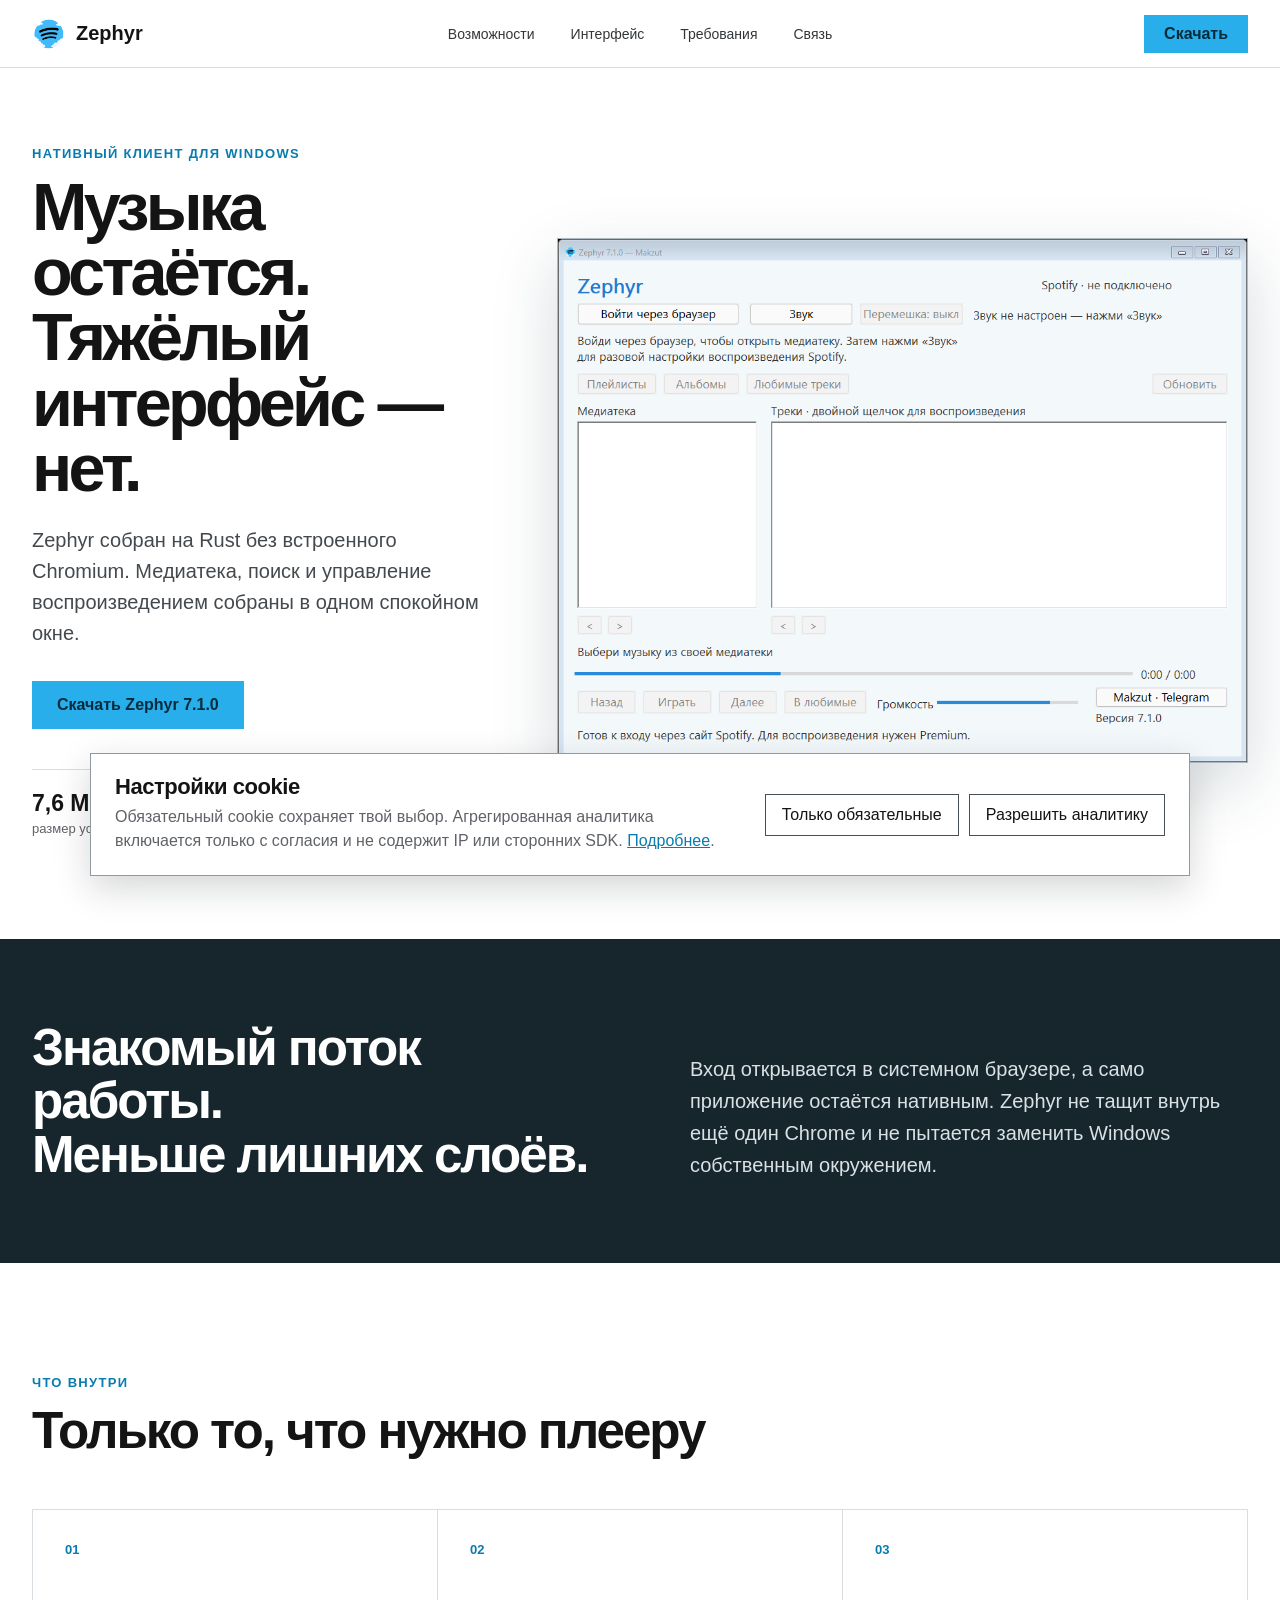
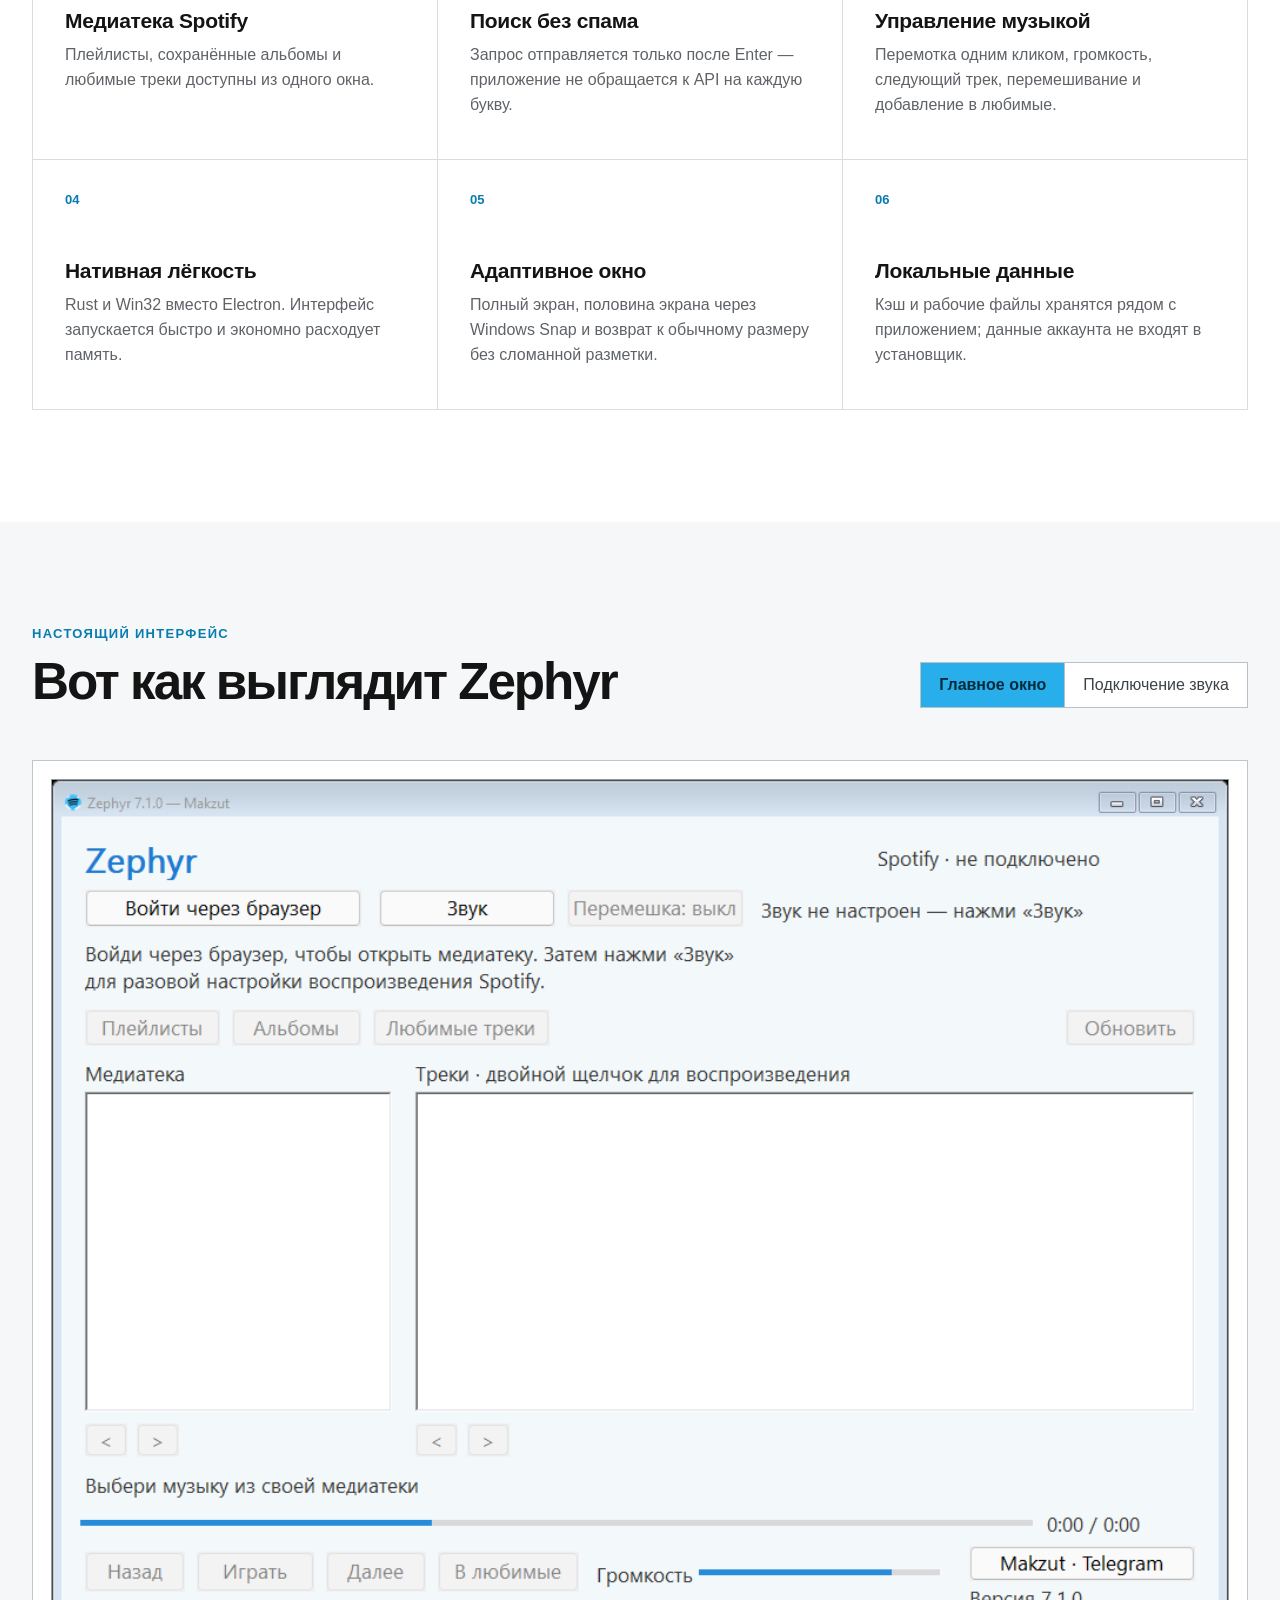
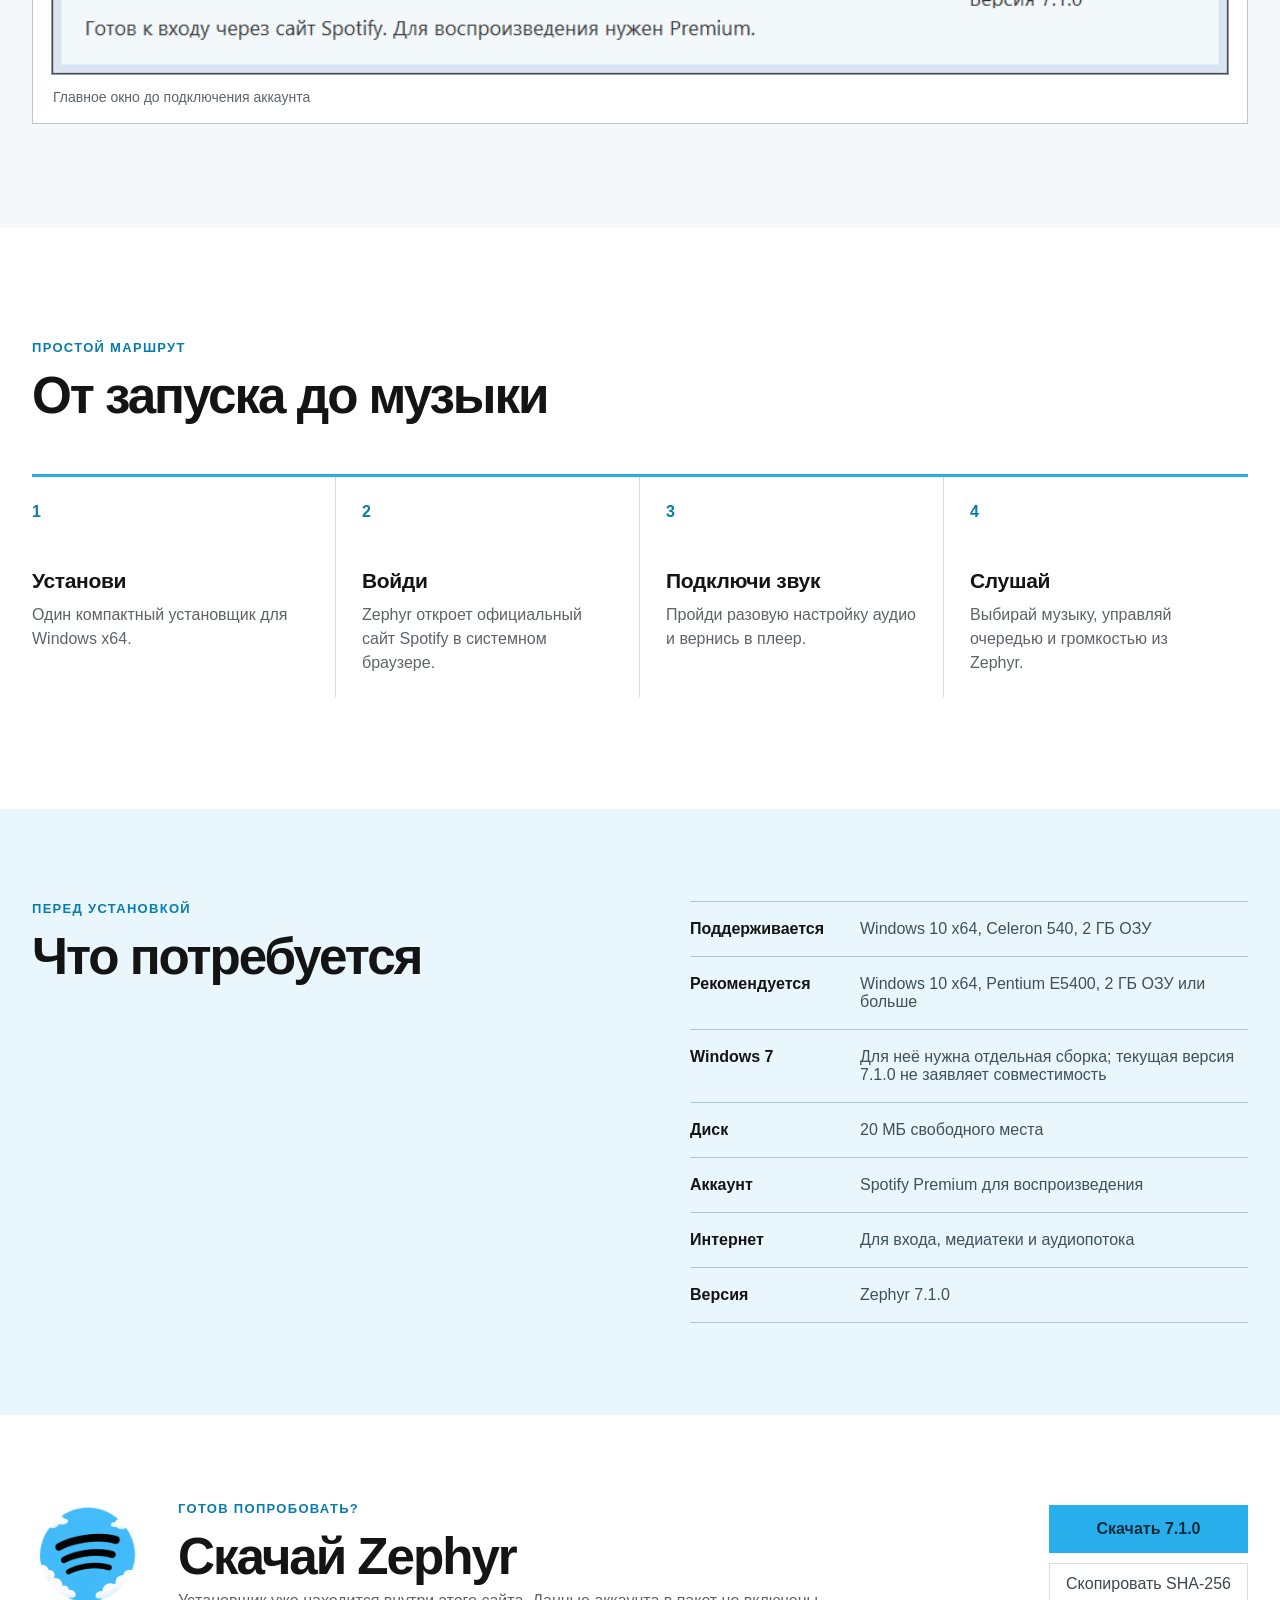
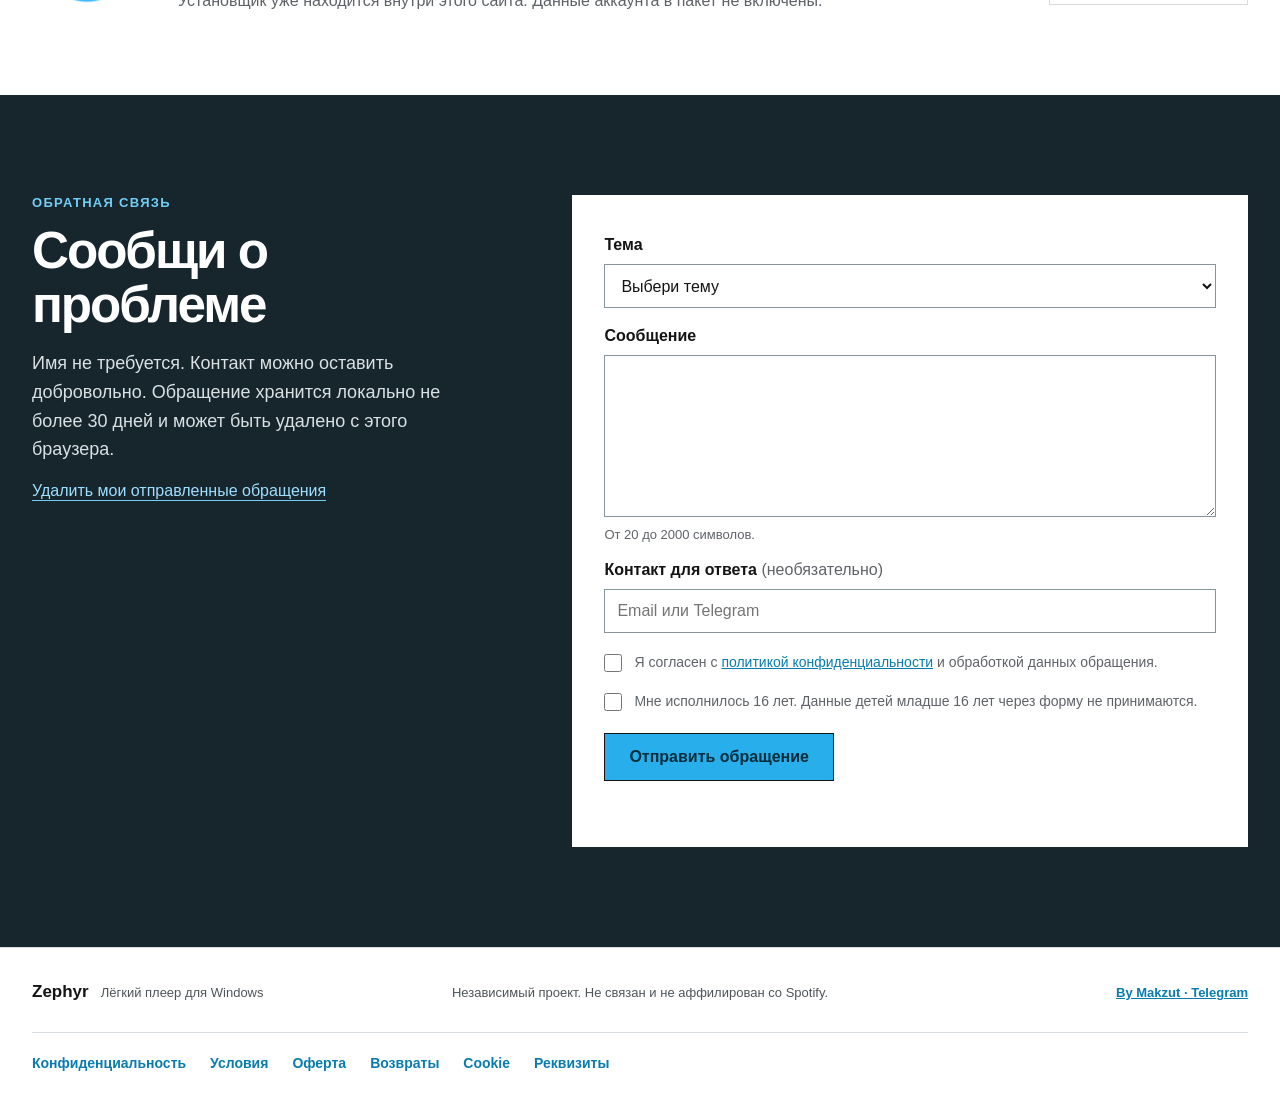
<file: index.html>
<!doctype html>
<html lang="ru">
<head>
  <meta charset="UTF-8">
  <meta name="viewport" content="width=device-width, initial-scale=1">
  <meta name="description" content="Zephyr 7.1.0 — лёгкий нативный Spotify-клиент для Windows без встроенного Chromium. Медиатека, поиск и управление музыкой.">
  <meta name="author" content="Makzut (HorusOS)">
  <meta name="robots" content="index, follow, max-image-preview:large">
  <meta name="theme-color" content="#28aeea">
  <meta property="og:type" content="website">
  <meta property="og:locale" content="ru_RU">
  <meta property="og:site_name" content="Zephyr">
  <meta property="og:title" content="Zephyr — музыка без тяжёлого интерфейса">
  <meta property="og:description" content="Лёгкий нативный Spotify-клиент для Windows без встроенного Chromium.">
  <meta property="og:url" content="https://localhost:5173/">
  <meta property="og:image" content="https://localhost:5173/assets/og-zephyr-7.1.0.png">
  <meta property="og:image:width" content="1000">
  <meta property="og:image:height" content="760">
  <meta property="og:image:alt" content="Главное окно Zephyr 7.1.0 — медиатека и панель управления музыкой">
  <meta name="twitter:card" content="summary_large_image">
  <meta name="twitter:title" content="Zephyr — лёгкий плеер для Windows">
  <meta name="twitter:description" content="Медиатека и управление музыкой без встроенного Chromium.">
  <meta name="twitter:image" content="https://localhost:5173/assets/og-zephyr-7.1.0.png">
  <title>Zephyr 7.1.0 — лёгкий Spotify-клиент для Windows</title>
  <link rel="canonical" href="https://localhost:5173/">
  <link rel="icon" href="assets/Zephyr.ico" sizes="any">
  <link rel="icon" type="image/png" href="assets/zephyr-icon.png">
  <link rel="apple-touch-icon" href="assets/zephyr-icon.png">
  <link rel="stylesheet" href="styles.css">
</head>
<body>
  <a class="skip-link" href="#main-content">Перейти к содержимому</a>
  <header class="site-header">
    <a class="brand" href="#top" aria-label="Zephyr — наверх">
      <img src="assets/Zephyr.ico" alt="" width="34" height="34">
      <span>Zephyr</span>
    </a>
    <nav aria-label="Основная навигация">
      <a href="#features">Возможности</a>
      <a href="#screenshots">Интерфейс</a>
      <a href="#requirements">Требования</a>
      <a href="#feedback">Связь</a>
    </nav>
    <a class="header-download" href="downloads/Zephyr-7.1.0-Setup.exe" download>Скачать</a>
  </header>

  <main id="main-content">
    <span id="top"></span>
    <section class="hero section-shell">
      <div class="hero-copy">
        <p class="eyebrow">Нативный клиент для Windows</p>
        <h1>Музыка остаётся.<br>Тяжёлый интерфейс — нет.</h1>
        <p class="lead">Zephyr собран на Rust без встроенного Chromium. Медиатека, поиск и управление воспроизведением собраны в одном спокойном окне.</p>
        <div class="hero-actions">
          <a class="button primary" href="downloads/Zephyr-7.1.0-Setup.exe" download>Скачать Zephyr 7.1.0</a>
        </div>
        <dl class="quick-facts">
          <div><dt>7,6 МБ</dt><dd>размер установщика</dd></div>
          <div><dt>≈ 10 МБ</dt><dd>интерфейс в smoke‑тесте</dd></div>
          <div><dt>0</dt><dd>встроенных браузеров</dd></div>
        </dl>
      </div>
      <div class="hero-visual" aria-label="Главное окно Zephyr">
        <div class="window-frame">
          <img src="assets/zephyr-main-7.1.0.png" alt="Главное окно Zephyr с медиатекой и панелью управления">
        </div>
      </div>
    </section>

    <section class="statement">
      <div class="section-shell statement-grid">
        <h2>Знакомый поток работы.<br>Меньше лишних слоёв.</h2>
        <p>Вход открывается в системном браузере, а само приложение остаётся нативным. Zephyr не тащит внутрь ещё один Chrome и не пытается заменить Windows собственным окружением.</p>
      </div>
    </section>

    <section class="section-shell features" id="features">
      <div class="section-heading">
        <p class="eyebrow">Что внутри</p>
        <h2>Только то, что нужно плееру</h2>
      </div>
      <div class="feature-grid">
        <article>
          <span class="feature-number">01</span>
          <h3>Медиатека Spotify</h3>
          <p>Плейлисты, сохранённые альбомы и любимые треки доступны из одного окна.</p>
        </article>
        <article>
          <span class="feature-number">02</span>
          <h3>Поиск без спама</h3>
          <p>Запрос отправляется только после Enter — приложение не обращается к API на каждую букву.</p>
        </article>
        <article>
          <span class="feature-number">03</span>
          <h3>Управление музыкой</h3>
          <p>Перемотка одним кликом, громкость, следующий трек, перемешивание и добавление в любимые.</p>
        </article>
        <article>
          <span class="feature-number">04</span>
          <h3>Нативная лёгкость</h3>
          <p>Rust и Win32 вместо Electron. Интерфейс запускается быстро и экономно расходует память.</p>
        </article>
        <article>
          <span class="feature-number">05</span>
          <h3>Адаптивное окно</h3>
          <p>Полный экран, половина экрана через Windows Snap и возврат к обычному размеру без сломанной разметки.</p>
        </article>
        <article>
          <span class="feature-number">06</span>
          <h3>Локальные данные</h3>
          <p>Кэш и рабочие файлы хранятся рядом с приложением; данные аккаунта не входят в установщик.</p>
        </article>
      </div>
    </section>

    <section class="screens-section" id="screenshots">
      <div class="section-shell">
        <div class="section-heading screenshot-heading">
          <div>
            <p class="eyebrow">Настоящий интерфейс</p>
            <h2>Вот как выглядит Zephyr</h2>
          </div>
          <div class="view-tabs" role="tablist" aria-label="Скриншоты Zephyr">
            <button class="active" type="button" role="tab" aria-selected="true" data-image="assets/zephyr-main-7.1.0.png" data-caption="Главное окно до подключения аккаунта">Главное окно</button>
            <button type="button" role="tab" aria-selected="false" data-image="assets/zephyr-pairing-7.1.0.png" data-caption="Состояние подключения звука Spotify">Подключение звука</button>
          </div>
        </div>
        <figure class="screenshot-stage">
          <img id="product-shot" src="assets/zephyr-main-7.1.0.png" alt="Главное окно Zephyr до подключения аккаунта">
          <figcaption id="shot-caption">Главное окно до подключения аккаунта</figcaption>
        </figure>
      </div>
    </section>

    <section class="section-shell architecture">
      <div class="section-heading">
        <p class="eyebrow">Простой маршрут</p>
        <h2>От запуска до музыки</h2>
      </div>
      <ol class="steps">
        <li><span>1</span><div><h3>Установи</h3><p>Один компактный установщик для Windows x64.</p></div></li>
        <li><span>2</span><div><h3>Войди</h3><p>Zephyr откроет официальный сайт Spotify в системном браузере.</p></div></li>
        <li><span>3</span><div><h3>Подключи звук</h3><p>Пройди разовую настройку аудио и вернись в плеер.</p></div></li>
        <li><span>4</span><div><h3>Слушай</h3><p>Выбирай музыку, управляй очередью и громкостью из Zephyr.</p></div></li>
      </ol>
    </section>

    <section class="requirements" id="requirements">
      <div class="section-shell requirements-grid">
        <div>
          <p class="eyebrow">Перед установкой</p>
          <h2>Что потребуется</h2>
        </div>
        <dl>
          <div><dt>Поддерживается</dt><dd>Windows 10 x64, Celeron 540, 2 ГБ ОЗУ</dd></div>
          <div><dt>Рекомендуется</dt><dd>Windows 10 x64, Pentium E5400, 2 ГБ ОЗУ или больше</dd></div>
          <div><dt>Windows 7</dt><dd>Для неё нужна отдельная сборка; текущая версия 7.1.0 не заявляет совместимость</dd></div>
          <div><dt>Диск</dt><dd>20 МБ свободного места</dd></div>
          <div><dt>Аккаунт</dt><dd>Spotify Premium для воспроизведения</dd></div>
          <div><dt>Интернет</dt><dd>Для входа, медиатеки и аудиопотока</dd></div>
          <div><dt>Версия</dt><dd>Zephyr 7.1.0</dd></div>
        </dl>
      </div>
    </section>

    <section class="section-shell download-section" id="download">
      <img src="assets/Zephyr.ico" alt="Небесно-голубая иконка Zephyr с облаками" width="112" height="112">
      <div>
        <p class="eyebrow">Готов попробовать?</p>
        <h2>Скачай Zephyr</h2>
        <p>Установщик уже находится внутри этого сайта. Данные аккаунта в пакет не включены.</p>
      </div>
      <div class="download-actions">
        <a class="button primary" href="downloads/Zephyr-7.1.0-Setup.exe" download>Скачать 7.1.0</a>
        <button class="hash-button" type="button" data-hash="B9FC956C9176377CA07BF688DD35098565E52E09518EDAC2E8A25FF37C145DF7">Скопировать SHA‑256</button>
      </div>
    </section>

    <section class="feedback-section" id="feedback">
      <div class="section-shell feedback-grid">
        <div>
          <p class="eyebrow">Обратная связь</p>
          <h2>Сообщи о проблеме</h2>
          <p>Имя не требуется. Контакт можно оставить добровольно. Обращение хранится локально не более 30 дней и может быть удалено с этого браузера.</p>
          <button class="text-button" id="delete-feedback" type="button">Удалить мои отправленные обращения</button>
          <p class="delete-status" id="delete-status" role="status" aria-live="polite"></p>
        </div>
        <form id="feedback-form" novalidate>
          <input type="hidden" name="startedAt" id="form-started-at">
          <div class="honeypot" aria-hidden="true">
            <label for="website">Не заполнять</label>
            <input id="website" name="website" type="text" tabindex="-1" autocomplete="off">
          </div>
          <label for="topic">Тема</label>
          <select id="topic" name="topic" required>
            <option value="">Выбери тему</option>
            <option>Ошибка</option>
            <option>Предложение</option>
            <option>Конфиденциальность</option>
            <option>Другое</option>
          </select>
          <label for="message">Сообщение</label>
          <textarea id="message" name="message" minlength="20" maxlength="2000" rows="6" required aria-describedby="message-help"></textarea>
          <span class="field-help" id="message-help">От 20 до 2000 символов.</span>
          <label for="contact">Контакт для ответа <span>(необязательно)</span></label>
          <input id="contact" name="contact" type="text" maxlength="120" autocomplete="email" placeholder="Email или Telegram">
          <label class="check-row"><input name="privacyConsent" type="checkbox" required> <span>Я согласен с <a href="privacy.html">политикой конфиденциальности</a> и обработкой данных обращения.</span></label>
          <label class="check-row"><input name="ageConfirmed" type="checkbox" required> <span>Мне исполнилось 16 лет. Данные детей младше 16 лет через форму не принимаются.</span></label>
          <button class="button form-submit" type="submit">Отправить обращение</button>
          <p class="form-status" id="form-status" role="status" aria-live="polite"></p>
        </form>
      </div>
    </section>
  </main>

  <footer>
    <div class="section-shell footer-grid">
      <div><strong>Zephyr</strong><span>Лёгкий плеер для Windows</span></div>
      <p>Независимый проект. Не связан и не аффилирован со Spotify.</p>
      <a href="https://t.me/Makzut_Replaces" target="_blank" rel="noreferrer">By Makzut · Telegram</a>
      <nav class="legal-links" aria-label="Юридическая информация">
        <a href="privacy.html">Конфиденциальность</a>
        <a href="terms.html">Условия</a>
        <a href="offer.html">Оферта</a>
        <a href="refunds.html">Возвраты</a>
        <a href="cookies.html">Cookie</a>
        <a href="requisites.html">Реквизиты</a>
      </nav>
    </div>
  </footer>

  <section class="cookie-banner" id="cookie-banner" role="dialog" aria-labelledby="cookie-title" aria-describedby="cookie-description" hidden>
    <div>
      <h2 id="cookie-title">Настройки cookie</h2>
      <p id="cookie-description">Обязательный cookie сохраняет твой выбор. Агрегированная аналитика включается только с согласия и не содержит IP или сторонних SDK. <a href="cookies.html">Подробнее</a>.</p>
    </div>
    <div class="cookie-actions">
      <button type="button" data-cookie-choice="essential">Только обязательные</button>
      <button type="button" data-cookie-choice="analytics">Разрешить аналитику</button>
    </div>
  </section>

  <noscript><p class="noscript">JavaScript выключен: скачивание работает, но форма, cookie-настройки и аналитика недоступны.</p></noscript>

  <script src="app.js"></script>
</body>
</html>
</file>
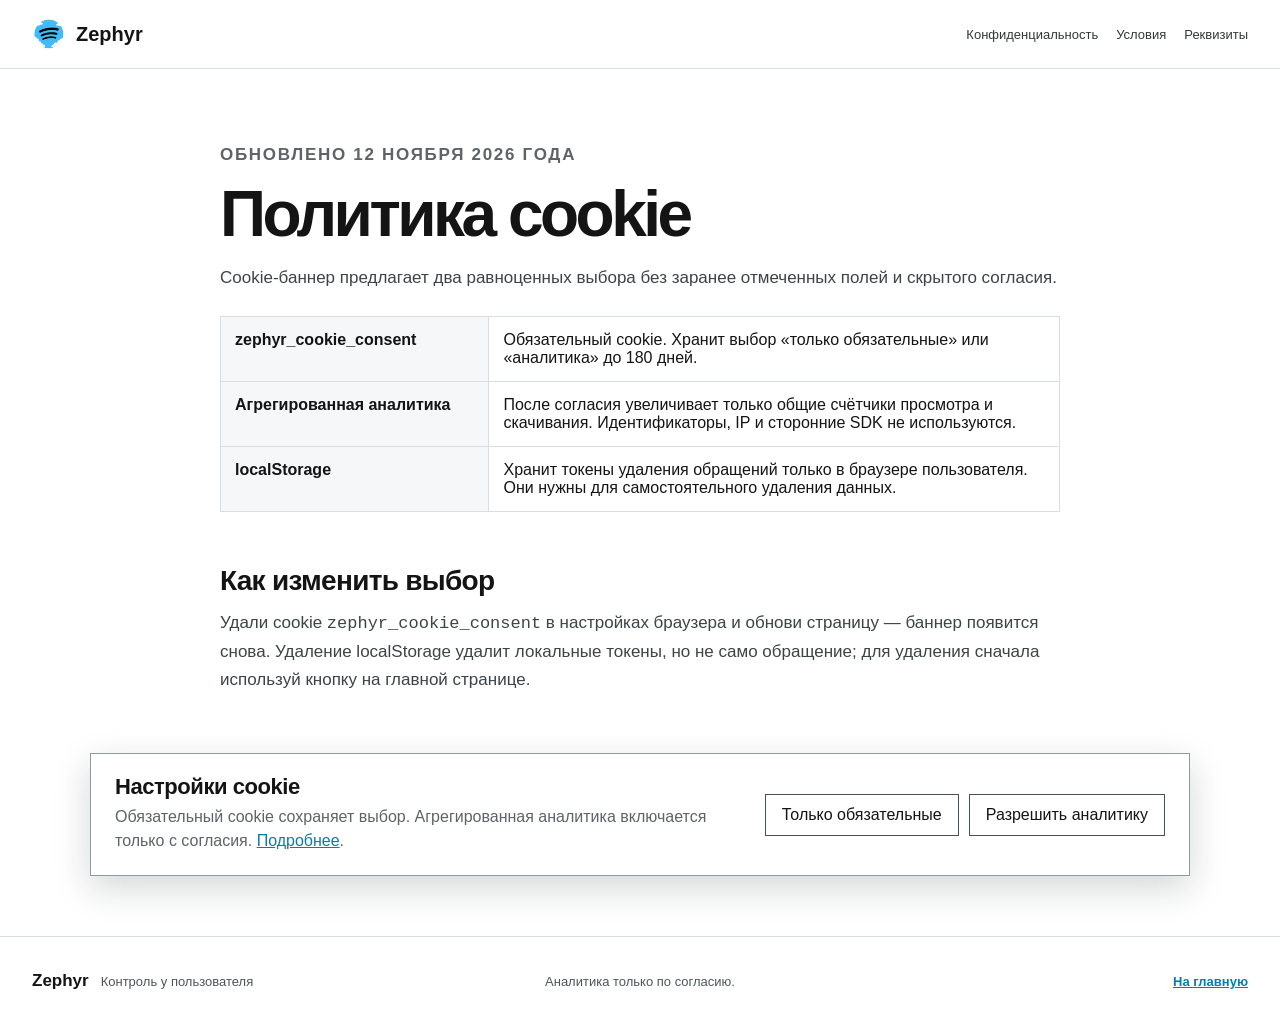
<file: cookies.html>
<!doctype html>
<html lang="ru"><head>
  <meta charset="UTF-8"><meta name="viewport" content="width=device-width, initial-scale=1"><meta name="description" content="Политика cookie сайта Zephyr."><meta name="robots" content="index, follow"><meta name="theme-color" content="#28aeea">
  <title>Политика cookie Zephyr</title><link rel="canonical" href="https://localhost:5173/cookies.html"><link rel="icon" href="assets/Zephyr.ico" sizes="any"><link rel="stylesheet" href="styles.css">
</head><body>
  <a class="skip-link" href="#legal-content">Перейти к содержимому</a><header class="legal-header"><div class="section-shell"><a class="brand" href="index.html"><img src="assets/Zephyr.ico" alt="" width="34" height="34"><span>Zephyr</span></a><nav aria-label="Юридические страницы"><a href="privacy.html">Конфиденциальность</a><a href="terms.html">Условия</a><a href="requisites.html">Реквизиты</a></nav></div></header>
  <main class="legal-main" id="legal-content"><article class="section-shell legal-copy">
    <p class="eyebrow">Обновлено 12 ноября 2026 года</p><h1>Политика cookie</h1>
    <p>Cookie-баннер предлагает два равноценных выбора без заранее отмеченных полей и скрытого согласия.</p>
    <table class="legal-table"><tbody>
      <tr><th>zephyr_cookie_consent</th><td>Обязательный cookie. Хранит выбор «только обязательные» или «аналитика» до 180 дней.</td></tr>
      <tr><th>Агрегированная аналитика</th><td>После согласия увеличивает только общие счётчики просмотра и скачивания. Идентификаторы, IP и сторонние SDK не используются.</td></tr>
      <tr><th>localStorage</th><td>Хранит токены удаления обращений только в браузере пользователя. Они нужны для самостоятельного удаления данных.</td></tr>
    </tbody></table>
    <h2>Как изменить выбор</h2><p>Удали cookie <code>zephyr_cookie_consent</code> в настройках браузера и обнови страницу — баннер появится снова. Удаление localStorage удалит локальные токены, но не само обращение; для удаления сначала используй кнопку на главной странице.</p>
    <h2>Чего нет</h2><p>Нет рекламных cookie, межсайтового отслеживания, fingerprinting, Google Analytics и скрытых пикселей.</p>
  </article></main><footer><div class="section-shell footer-grid"><div><strong>Zephyr</strong><span>Контроль у пользователя</span></div><p>Аналитика только по согласию.</p><a href="index.html">На главную</a></div></footer><script src="app.js"></script>
</body></html>
</file>
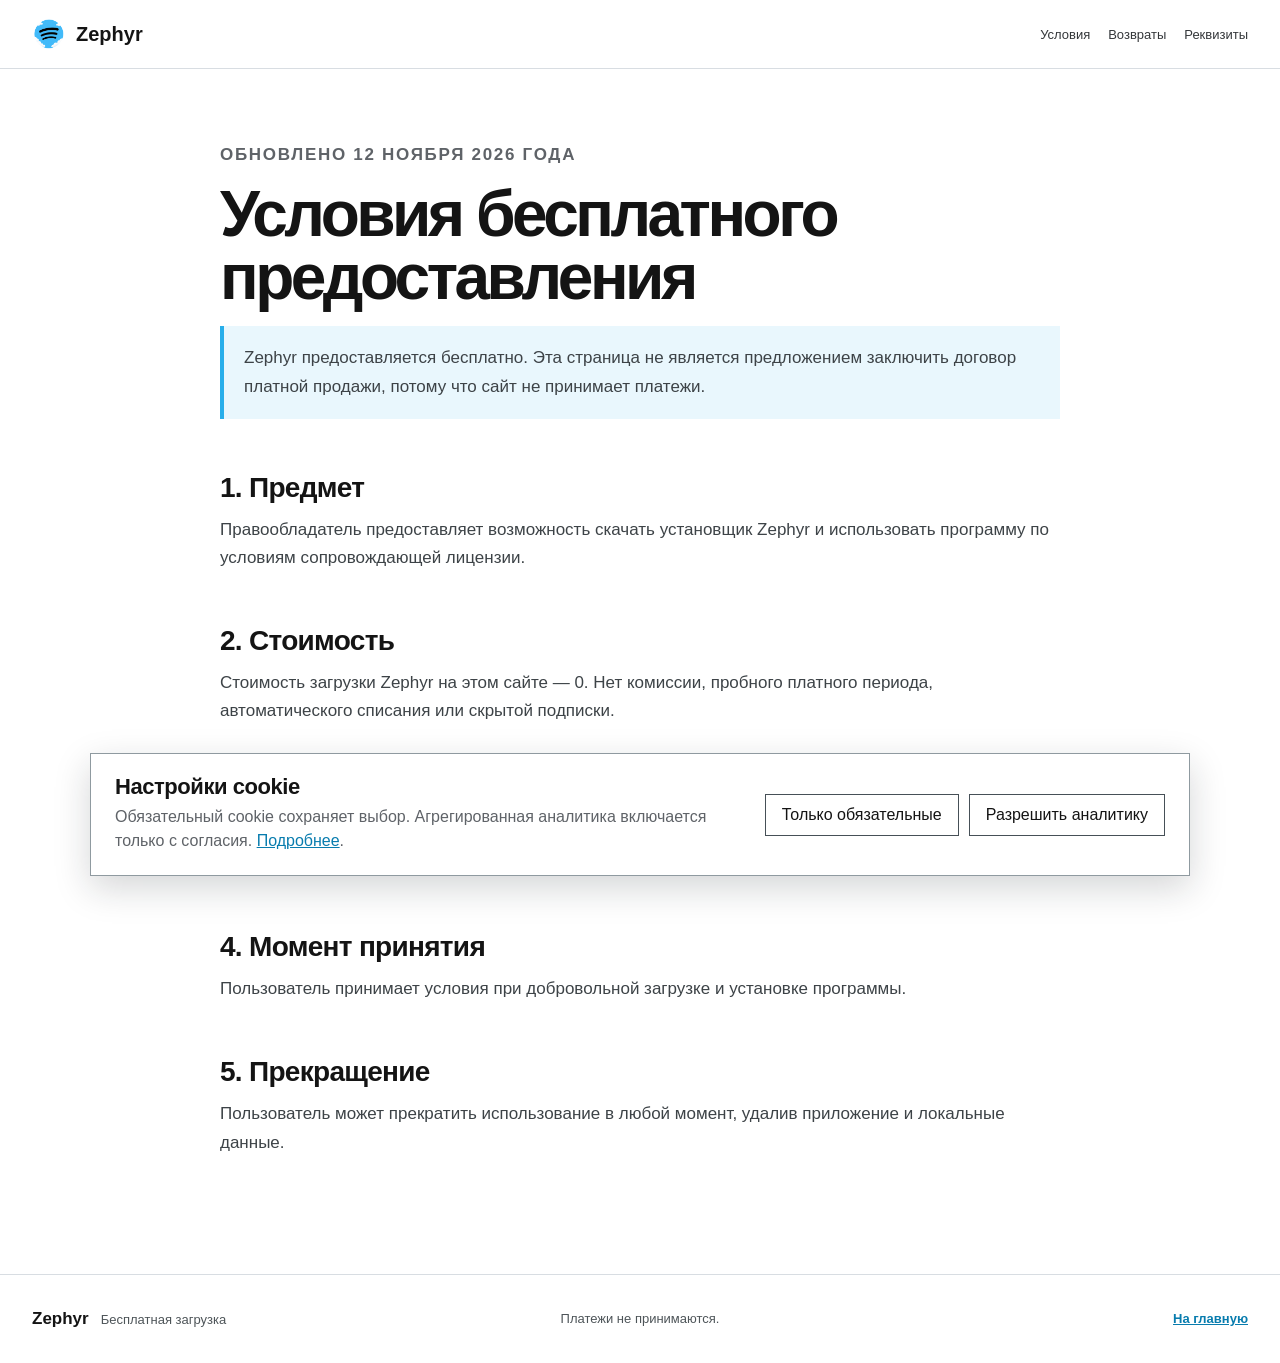
<file: offer.html>
<!doctype html>
<html lang="ru"><head>
  <meta charset="UTF-8"><meta name="viewport" content="width=device-width, initial-scale=1"><meta name="description" content="Условия бесплатного предоставления Zephyr."><meta name="robots" content="index, follow"><meta name="theme-color" content="#28aeea">
  <title>Оферта Zephyr</title><link rel="canonical" href="https://localhost:5173/offer.html"><link rel="icon" href="assets/Zephyr.ico" sizes="any"><link rel="stylesheet" href="styles.css">
</head><body>
  <a class="skip-link" href="#legal-content">Перейти к содержимому</a><header class="legal-header"><div class="section-shell"><a class="brand" href="index.html"><img src="assets/Zephyr.ico" alt="" width="34" height="34"><span>Zephyr</span></a><nav aria-label="Юридические страницы"><a href="terms.html">Условия</a><a href="refunds.html">Возвраты</a><a href="requisites.html">Реквизиты</a></nav></div></header>
  <main class="legal-main" id="legal-content"><article class="section-shell legal-copy">
    <p class="eyebrow">Обновлено 12 ноября 2026 года</p><h1>Условия бесплатного предоставления</h1>
    <p class="legal-note">Zephyr предоставляется бесплатно. Эта страница не является предложением заключить договор платной продажи, потому что сайт не принимает платежи.</p>
    <h2>1. Предмет</h2><p>Правообладатель предоставляет возможность скачать установщик Zephyr и использовать программу по условиям сопровождающей лицензии.</p>
    <h2>2. Стоимость</h2><p>Стоимость загрузки Zephyr на этом сайте — 0. Нет комиссии, пробного платного периода, автоматического списания или скрытой подписки.</p>
    <h2>3. Сторонние услуги</h2><p>Spotify Premium оплачивается отдельно непосредственно Spotify. Zephyr не является продавцом подписки Spotify и не получает платёжные данные пользователя.</p>
    <h2>4. Момент принятия</h2><p>Пользователь принимает условия при добровольной загрузке и установке программы.</p>
    <h2>5. Прекращение</h2><p>Пользователь может прекратить использование в любой момент, удалив приложение и локальные данные.</p>
  </article></main><footer><div class="section-shell footer-grid"><div><strong>Zephyr</strong><span>Бесплатная загрузка</span></div><p>Платежи не принимаются.</p><a href="index.html">На главную</a></div></footer><script src="app.js"></script>
</body></html>
</file>
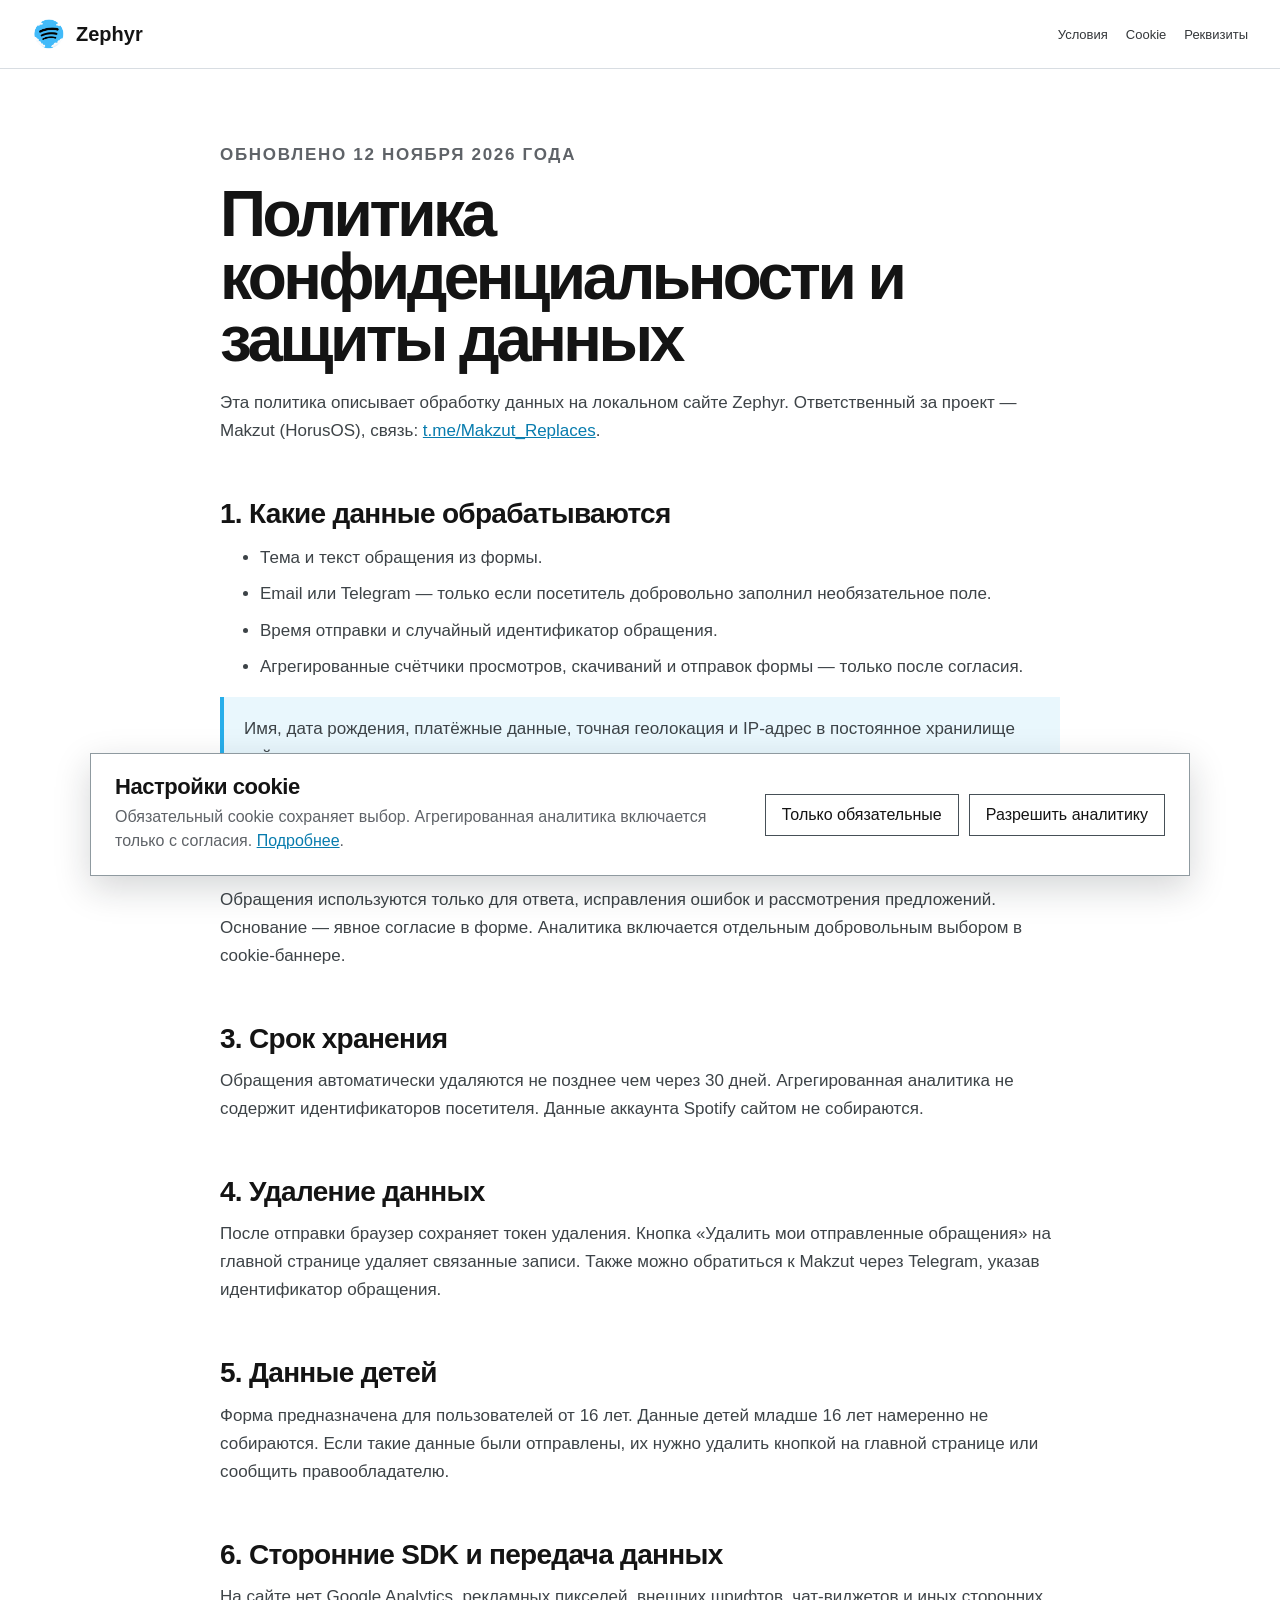
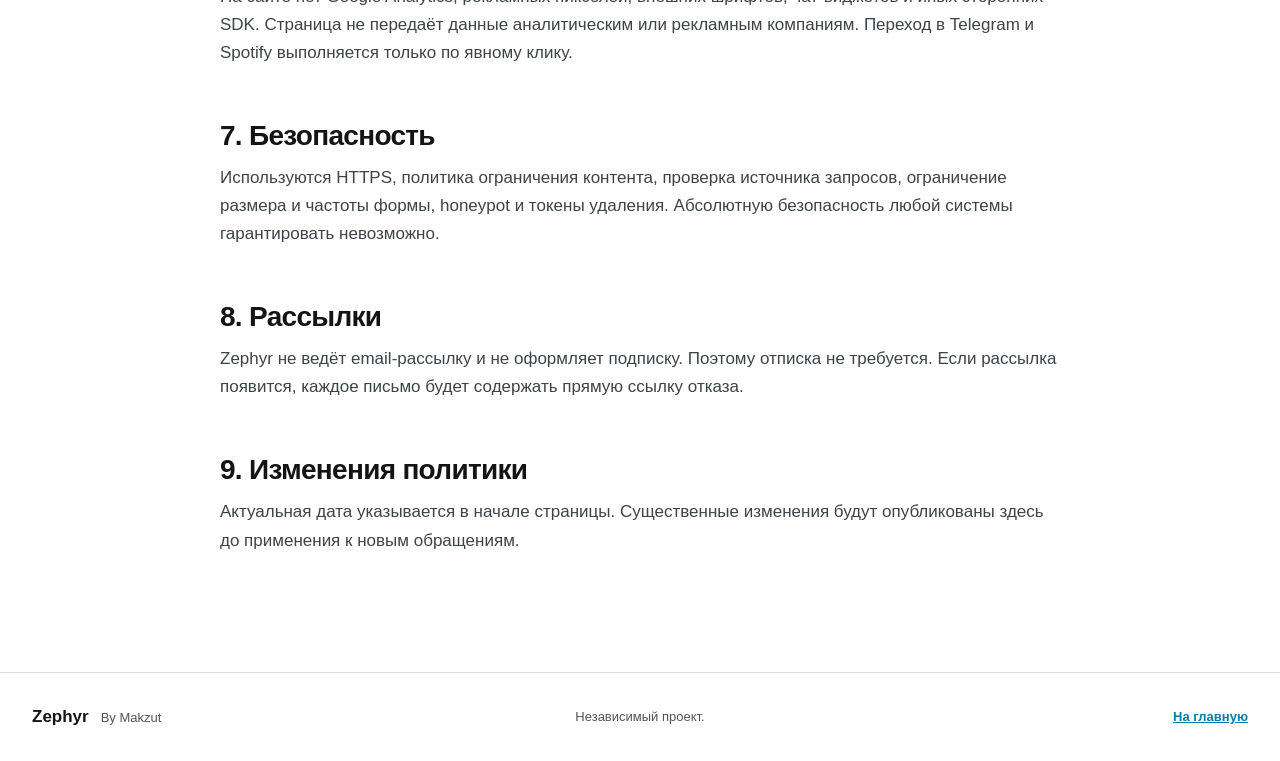
<file: privacy.html>
<!doctype html>
<html lang="ru">
<head>
  <meta charset="UTF-8"><meta name="viewport" content="width=device-width, initial-scale=1">
  <meta name="description" content="Политика конфиденциальности и защиты данных сайта Zephyr.">
  <meta name="robots" content="index, follow"><meta name="theme-color" content="#28aeea">
  <title>Политика конфиденциальности Zephyr</title>
  <link rel="canonical" href="https://localhost:5173/privacy.html"><link rel="icon" href="assets/Zephyr.ico" sizes="any"><link rel="stylesheet" href="styles.css">
</head>
<body>
  <a class="skip-link" href="#legal-content">Перейти к содержимому</a>
  <header class="legal-header"><div class="section-shell"><a class="brand" href="index.html"><img src="assets/Zephyr.ico" alt="" width="34" height="34"><span>Zephyr</span></a><nav aria-label="Юридические страницы"><a href="terms.html">Условия</a><a href="cookies.html">Cookie</a><a href="requisites.html">Реквизиты</a></nav></div></header>
  <main class="legal-main" id="legal-content"><article class="section-shell legal-copy">
    <p class="eyebrow">Обновлено 12 ноября 2026 года</p><h1>Политика конфиденциальности и защиты данных</h1>
    <p>Эта политика описывает обработку данных на локальном сайте Zephyr. Ответственный за проект — Makzut (HorusOS), связь: <a href="https://t.me/Makzut_Replaces">t.me/Makzut_Replaces</a>.</p>
    <h2>1. Какие данные обрабатываются</h2>
    <ul><li>Тема и текст обращения из формы.</li><li>Email или Telegram — только если посетитель добровольно заполнил необязательное поле.</li><li>Время отправки и случайный идентификатор обращения.</li><li>Агрегированные счётчики просмотров, скачиваний и отправок формы — только после согласия.</li></ul>
    <p class="legal-note">Имя, дата рождения, платёжные данные, точная геолокация и IP-адрес в постоянное хранилище сайта не записываются.</p>
    <h2>2. Цели и основание</h2><p>Обращения используются только для ответа, исправления ошибок и рассмотрения предложений. Основание — явное согласие в форме. Аналитика включается отдельным добровольным выбором в cookie-баннере.</p>
    <h2>3. Срок хранения</h2><p>Обращения автоматически удаляются не позднее чем через 30 дней. Агрегированная аналитика не содержит идентификаторов посетителя. Данные аккаунта Spotify сайтом не собираются.</p>
    <h2>4. Удаление данных</h2><p>После отправки браузер сохраняет токен удаления. Кнопка «Удалить мои отправленные обращения» на главной странице удаляет связанные записи. Также можно обратиться к Makzut через Telegram, указав идентификатор обращения.</p>
    <h2>5. Данные детей</h2><p>Форма предназначена для пользователей от 16 лет. Данные детей младше 16 лет намеренно не собираются. Если такие данные были отправлены, их нужно удалить кнопкой на главной странице или сообщить правообладателю.</p>
    <h2>6. Сторонние SDK и передача данных</h2><p>На сайте нет Google Analytics, рекламных пикселей, внешних шрифтов, чат-виджетов и иных сторонних SDK. Страница не передаёт данные аналитическим или рекламным компаниям. Переход в Telegram и Spotify выполняется только по явному клику.</p>
    <h2>7. Безопасность</h2><p>Используются HTTPS, политика ограничения контента, проверка источника запросов, ограничение размера и частоты формы, honeypot и токены удаления. Абсолютную безопасность любой системы гарантировать невозможно.</p>
    <h2>8. Рассылки</h2><p>Zephyr не ведёт email-рассылку и не оформляет подписку. Поэтому отписка не требуется. Если рассылка появится, каждое письмо будет содержать прямую ссылку отказа.</p>
    <h2>9. Изменения политики</h2><p>Актуальная дата указывается в начале страницы. Существенные изменения будут опубликованы здесь до применения к новым обращениям.</p>
  </article></main>
  <footer><div class="section-shell footer-grid"><div><strong>Zephyr</strong><span>By Makzut</span></div><p>Независимый проект.</p><a href="index.html">На главную</a></div></footer>
  <script src="app.js"></script>
</body></html>
</file>
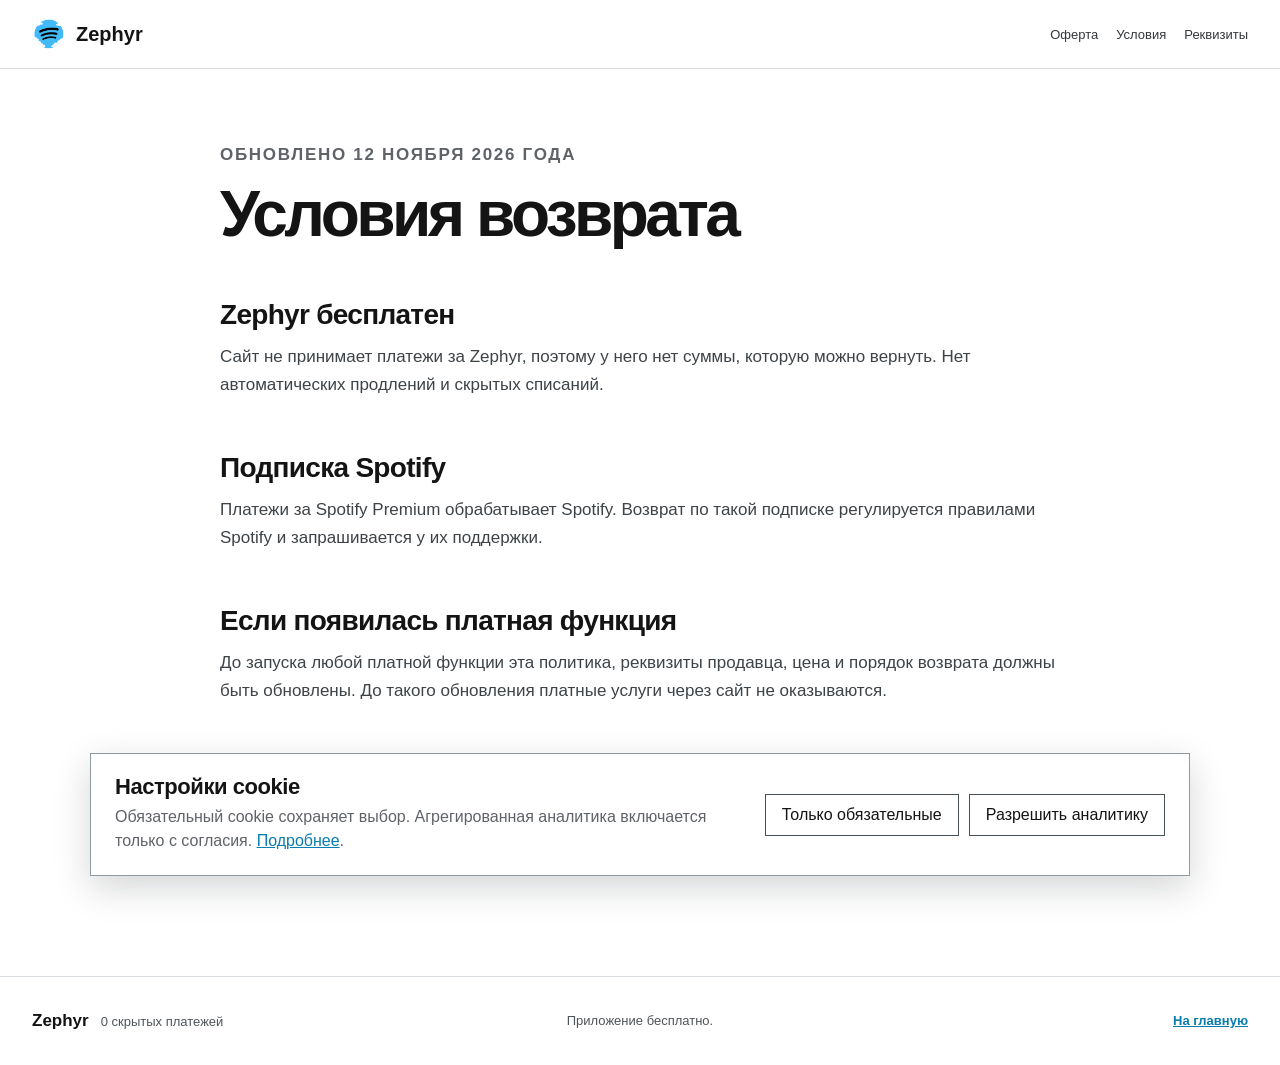
<file: refunds.html>
<!doctype html>
<html lang="ru"><head>
  <meta charset="UTF-8"><meta name="viewport" content="width=device-width, initial-scale=1"><meta name="description" content="Условия возврата для бесплатного приложения Zephyr."><meta name="robots" content="index, follow"><meta name="theme-color" content="#28aeea">
  <title>Условия возврата Zephyr</title><link rel="canonical" href="https://localhost:5173/refunds.html"><link rel="icon" href="assets/Zephyr.ico" sizes="any"><link rel="stylesheet" href="styles.css">
</head><body>
  <a class="skip-link" href="#legal-content">Перейти к содержимому</a><header class="legal-header"><div class="section-shell"><a class="brand" href="index.html"><img src="assets/Zephyr.ico" alt="" width="34" height="34"><span>Zephyr</span></a><nav aria-label="Юридические страницы"><a href="offer.html">Оферта</a><a href="terms.html">Условия</a><a href="requisites.html">Реквизиты</a></nav></div></header>
  <main class="legal-main" id="legal-content"><article class="section-shell legal-copy">
    <p class="eyebrow">Обновлено 12 ноября 2026 года</p><h1>Условия возврата</h1>
    <h2>Zephyr бесплатен</h2><p>Сайт не принимает платежи за Zephyr, поэтому у него нет суммы, которую можно вернуть. Нет автоматических продлений и скрытых списаний.</p>
    <h2>Подписка Spotify</h2><p>Платежи за Spotify Premium обрабатывает Spotify. Возврат по такой подписке регулируется правилами Spotify и запрашивается у их поддержки.</p>
    <h2>Если появилась платная функция</h2><p>До запуска любой платной функции эта политика, реквизиты продавца, цена и порядок возврата должны быть обновлены. До такого обновления платные услуги через сайт не оказываются.</p>
    <h2>Техническая проблема</h2><p>Об ошибке можно сообщить через форму на <a href="index.html#feedback">главной странице</a>. Это не требует оплаты или передачи платёжных данных.</p>
  </article></main><footer><div class="section-shell footer-grid"><div><strong>Zephyr</strong><span>0 скрытых платежей</span></div><p>Приложение бесплатно.</p><a href="index.html">На главную</a></div></footer><script src="app.js"></script>
</body></html>
</file>
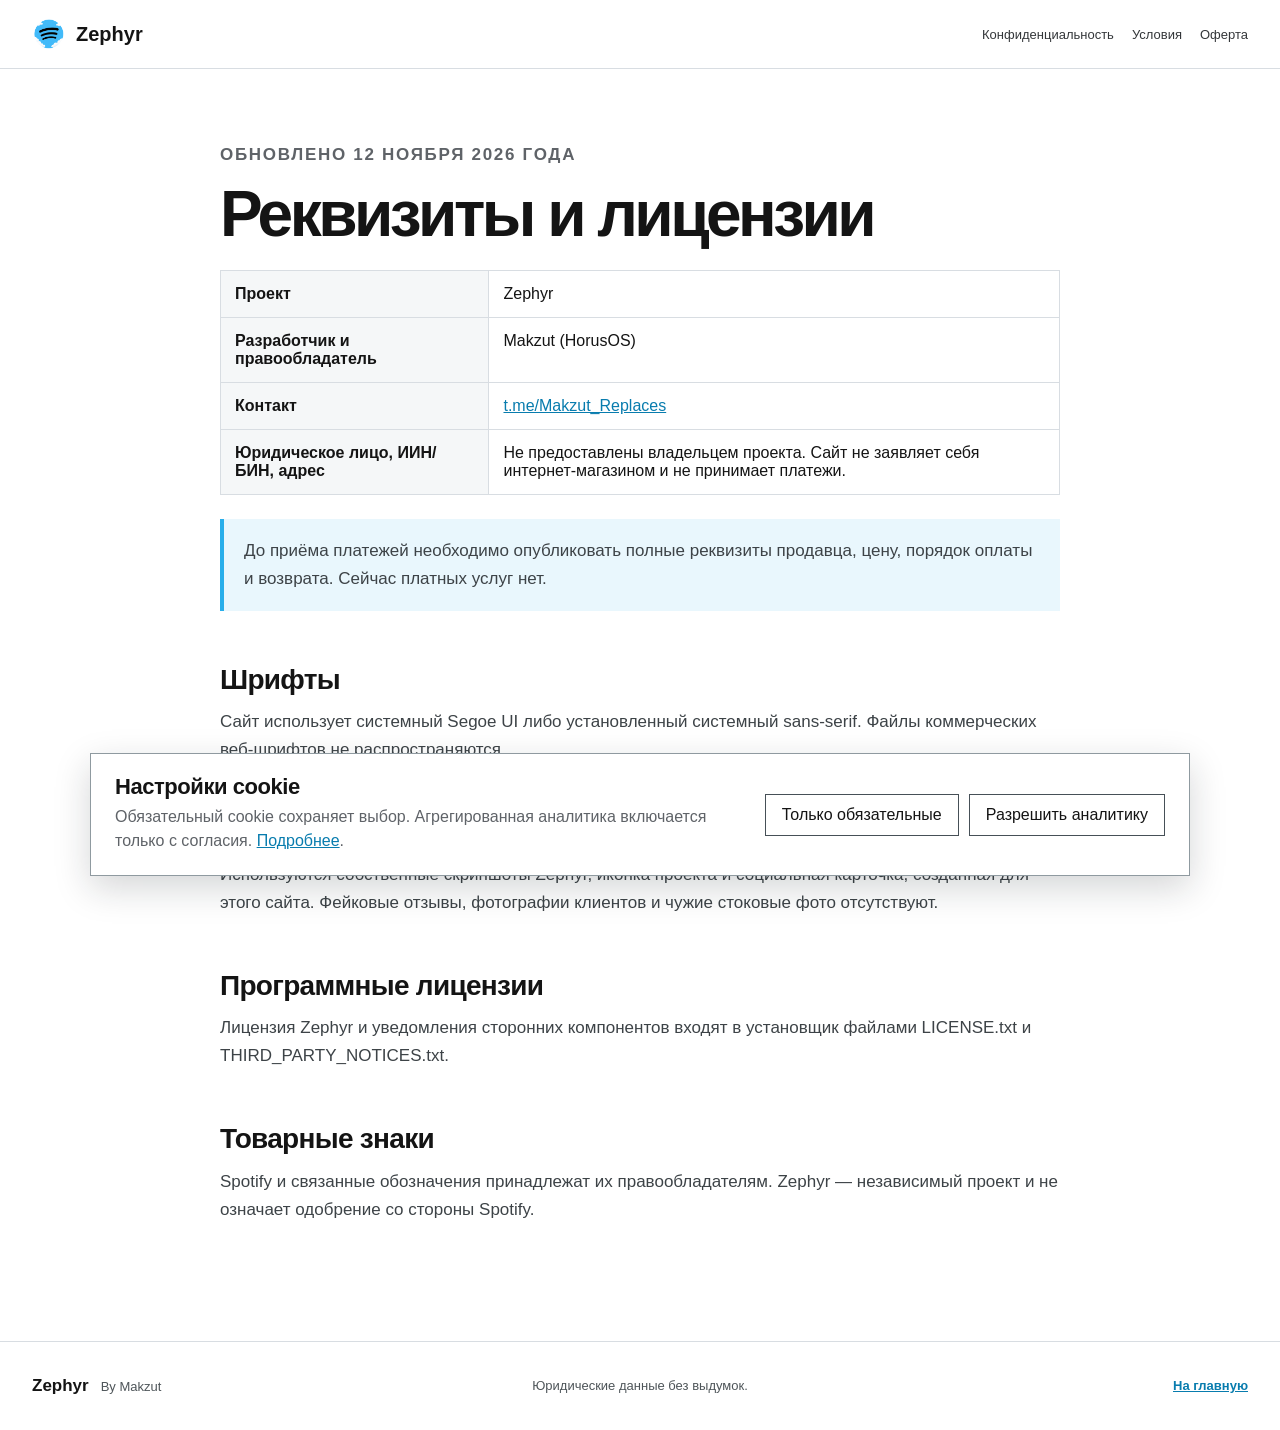
<file: requisites.html>
<!doctype html>
<html lang="ru"><head>
  <meta charset="UTF-8"><meta name="viewport" content="width=device-width, initial-scale=1"><meta name="description" content="Правообладатель, контакты и лицензии Zephyr."><meta name="robots" content="index, follow"><meta name="theme-color" content="#28aeea">
  <title>Реквизиты и лицензии Zephyr</title><link rel="canonical" href="https://localhost:5173/requisites.html"><link rel="icon" href="assets/Zephyr.ico" sizes="any"><link rel="stylesheet" href="styles.css">
</head><body>
  <a class="skip-link" href="#legal-content">Перейти к содержимому</a><header class="legal-header"><div class="section-shell"><a class="brand" href="index.html"><img src="assets/Zephyr.ico" alt="" width="34" height="34"><span>Zephyr</span></a><nav aria-label="Юридические страницы"><a href="privacy.html">Конфиденциальность</a><a href="terms.html">Условия</a><a href="offer.html">Оферта</a></nav></div></header>
  <main class="legal-main" id="legal-content"><article class="section-shell legal-copy">
    <p class="eyebrow">Обновлено 12 ноября 2026 года</p><h1>Реквизиты и лицензии</h1>
    <table class="legal-table"><tbody><tr><th>Проект</th><td>Zephyr</td></tr><tr><th>Разработчик и правообладатель</th><td>Makzut (HorusOS)</td></tr><tr><th>Контакт</th><td><a href="https://t.me/Makzut_Replaces">t.me/Makzut_Replaces</a></td></tr><tr><th>Юридическое лицо, ИИН/БИН, адрес</th><td>Не предоставлены владельцем проекта. Сайт не заявляет себя интернет-магазином и не принимает платежи.</td></tr></tbody></table>
    <p class="legal-note">До приёма платежей необходимо опубликовать полные реквизиты продавца, цену, порядок оплаты и возврата. Сейчас платных услуг нет.</p>
    <h2>Шрифты</h2><p>Сайт использует системный Segoe UI либо установленный системный sans-serif. Файлы коммерческих веб-шрифтов не распространяются.</p>
    <h2>Изображения</h2><p>Используются собственные скриншоты Zephyr, иконка проекта и социальная карточка, созданная для этого сайта. Фейковые отзывы, фотографии клиентов и чужие стоковые фото отсутствуют.</p>
    <h2>Программные лицензии</h2><p>Лицензия Zephyr и уведомления сторонних компонентов входят в установщик файлами LICENSE.txt и THIRD_PARTY_NOTICES.txt.</p>
    <h2>Товарные знаки</h2><p>Spotify и связанные обозначения принадлежат их правообладателям. Zephyr — независимый проект и не означает одобрение со стороны Spotify.</p>
  </article></main><footer><div class="section-shell footer-grid"><div><strong>Zephyr</strong><span>By Makzut</span></div><p>Юридические данные без выдумок.</p><a href="index.html">На главную</a></div></footer><script src="app.js"></script>
</body></html>
</file>
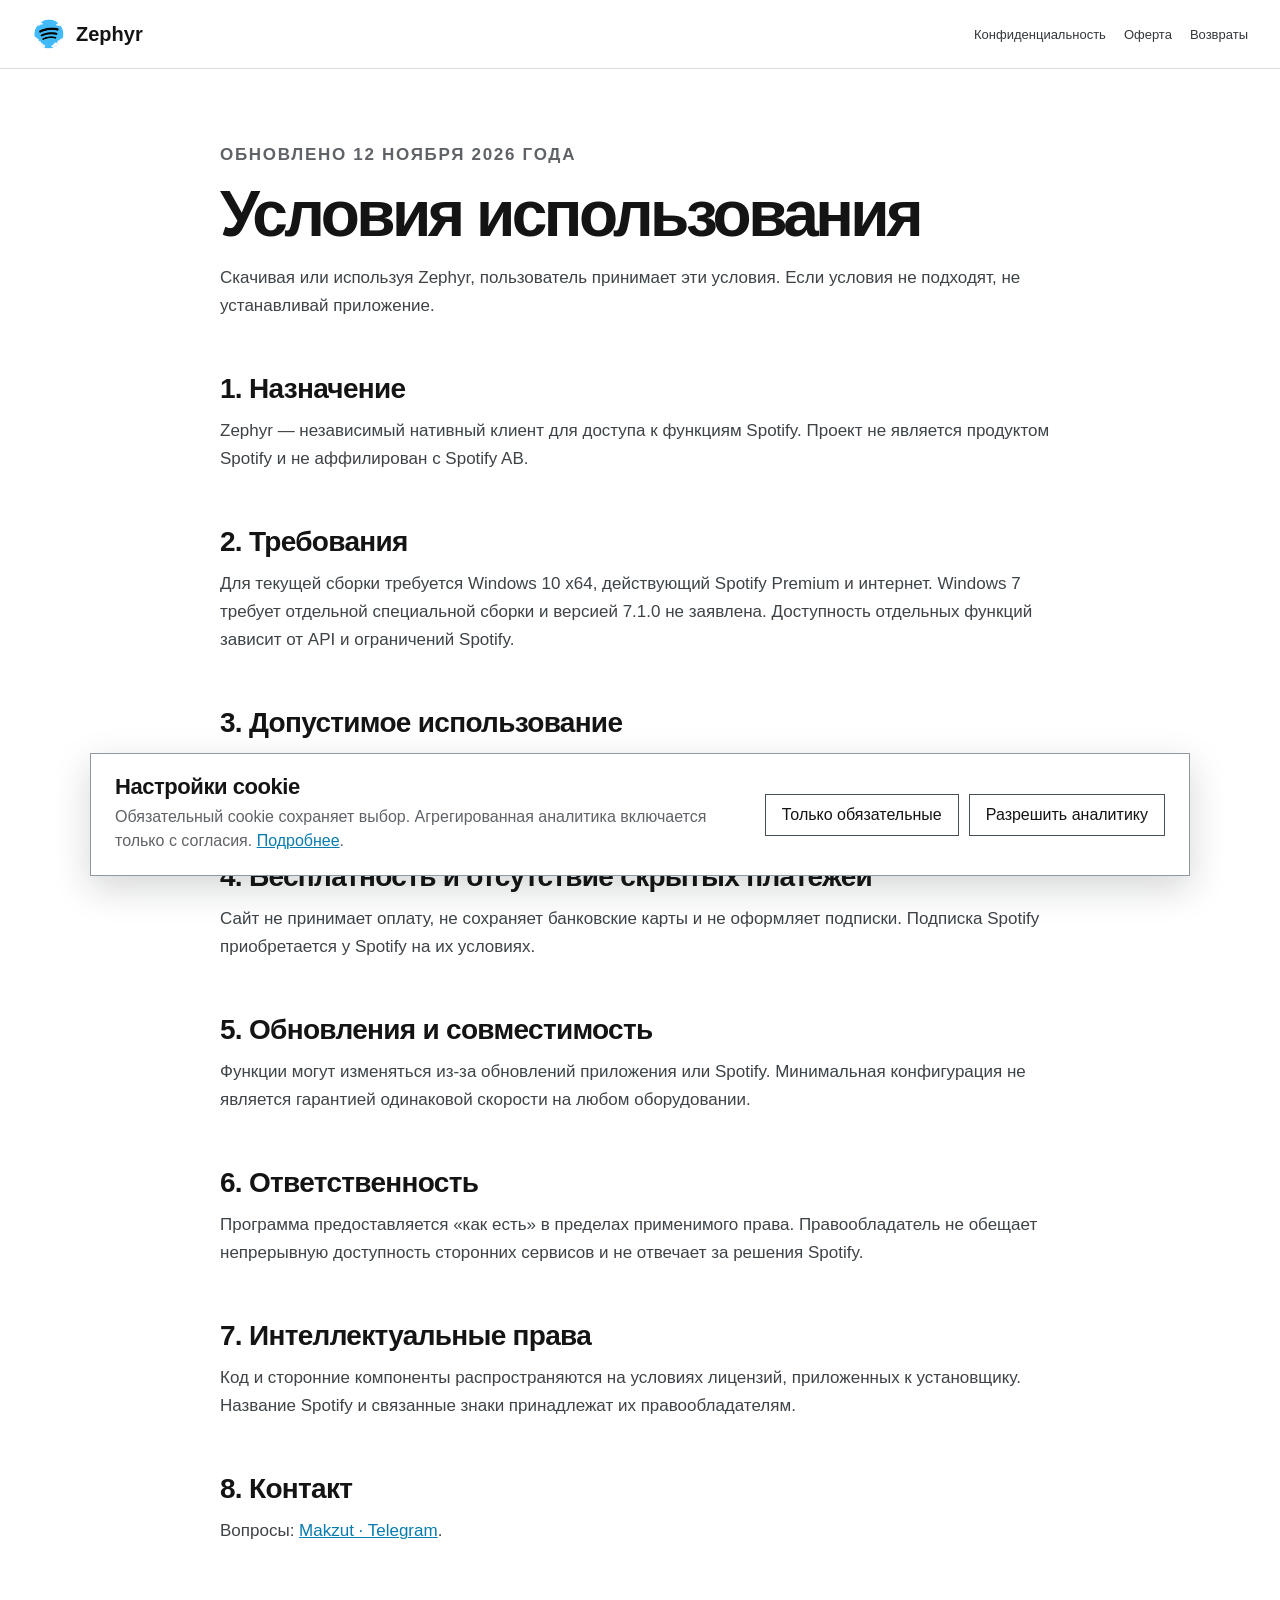
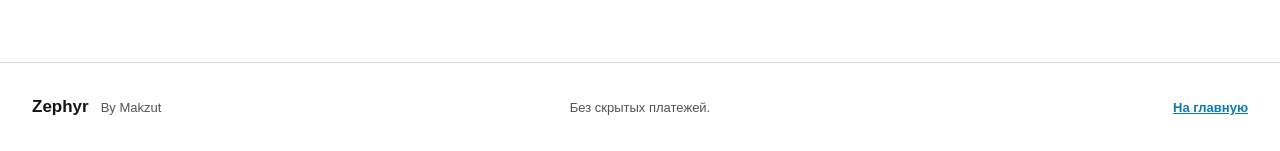
<file: terms.html>
<!doctype html>
<html lang="ru"><head>
  <meta charset="UTF-8"><meta name="viewport" content="width=device-width, initial-scale=1"><meta name="description" content="Условия использования Zephyr."><meta name="robots" content="index, follow"><meta name="theme-color" content="#28aeea">
  <title>Условия использования Zephyr</title><link rel="canonical" href="https://localhost:5173/terms.html"><link rel="icon" href="assets/Zephyr.ico" sizes="any"><link rel="stylesheet" href="styles.css">
</head><body>
  <a class="skip-link" href="#legal-content">Перейти к содержимому</a><header class="legal-header"><div class="section-shell"><a class="brand" href="index.html"><img src="assets/Zephyr.ico" alt="" width="34" height="34"><span>Zephyr</span></a><nav aria-label="Юридические страницы"><a href="privacy.html">Конфиденциальность</a><a href="offer.html">Оферта</a><a href="refunds.html">Возвраты</a></nav></div></header>
  <main class="legal-main" id="legal-content"><article class="section-shell legal-copy">
    <p class="eyebrow">Обновлено 12 ноября 2026 года</p><h1>Условия использования</h1>
    <p>Скачивая или используя Zephyr, пользователь принимает эти условия. Если условия не подходят, не устанавливай приложение.</p>
    <h2>1. Назначение</h2><p>Zephyr — независимый нативный клиент для доступа к функциям Spotify. Проект не является продуктом Spotify и не аффилирован с Spotify AB.</p>
    <h2>2. Требования</h2><p>Для текущей сборки требуется Windows 10 x64, действующий Spotify Premium и интернет. Windows 7 требует отдельной специальной сборки и версией 7.1.0 не заявлена. Доступность отдельных функций зависит от API и ограничений Spotify.</p>
    <h2>3. Допустимое использование</h2><p>Нельзя использовать Zephyr для обхода оплаты, DRM, ограничений Spotify, массовых автоматических запросов, нарушения авторских прав или законодательства.</p>
    <h2>4. Бесплатность и отсутствие скрытых платежей</h2><p>Сайт не принимает оплату, не сохраняет банковские карты и не оформляет подписки. Подписка Spotify приобретается у Spotify на их условиях.</p>
    <h2>5. Обновления и совместимость</h2><p>Функции могут изменяться из-за обновлений приложения или Spotify. Минимальная конфигурация не является гарантией одинаковой скорости на любом оборудовании.</p>
    <h2>6. Ответственность</h2><p>Программа предоставляется «как есть» в пределах применимого права. Правообладатель не обещает непрерывную доступность сторонних сервисов и не отвечает за решения Spotify.</p>
    <h2>7. Интеллектуальные права</h2><p>Код и сторонние компоненты распространяются на условиях лицензий, приложенных к установщику. Название Spotify и связанные знаки принадлежат их правообладателям.</p>
    <h2>8. Контакт</h2><p>Вопросы: <a href="https://t.me/Makzut_Replaces">Makzut · Telegram</a>.</p>
  </article></main><footer><div class="section-shell footer-grid"><div><strong>Zephyr</strong><span>By Makzut</span></div><p>Без скрытых платежей.</p><a href="index.html">На главную</a></div></footer><script src="app.js"></script>
</body></html>
</file>
<file: styles.css>
:root {
  --sky: #28aeea;
  --sky-dark: #087cae;
  --sky-soft: #e9f7fd;
  --ink: #141414;
  --muted: #5f6368;
  --line: #d8dde2;
  --surface: #f5f7f8;
  --white: #ffffff;
  font-family: "Segoe UI", Arial, sans-serif;
  color: var(--ink);
  background: var(--white);
  font-synthesis: none;
}

* { box-sizing: border-box; }
html { scroll-behavior: smooth; }
body { margin: 0; min-width: 320px; background: var(--white); }
a { color: inherit; }
button, a { -webkit-tap-highlight-color: transparent; }
button { font: inherit; }
img { display: block; max-width: 100%; }
.section-shell { width: min(1240px, calc(100% - 64px)); margin-inline: auto; }
.skip-link { position: fixed; z-index: 100; top: 10px; left: 10px; padding: 10px 14px; color: var(--ink); background: var(--white); border: 2px solid var(--sky-dark); text-decoration: none; transform: translateY(-160%); }
.skip-link:focus { transform: translateY(0); }

.site-header {
  position: sticky;
  z-index: 20;
  top: 0;
  height: 68px;
  display: grid;
  grid-template-columns: 1fr auto 1fr;
  align-items: center;
  padding: 0 max(32px, calc((100vw - 1240px) / 2));
  border-bottom: 1px solid var(--line);
  background: rgba(255, 255, 255, .96);
  backdrop-filter: blur(12px);
}

.brand { display: flex; align-items: center; gap: 10px; width: max-content; font-size: 20px; font-weight: 650; text-decoration: none; }
.brand img { object-fit: contain; }
nav { display: flex; gap: 36px; font-size: 14px; }
nav a { text-decoration: none; color: #34373a; }
nav a:hover { color: var(--sky-dark); }
.header-download { justify-self: end; padding: 10px 20px; color: #062c3c; background: var(--sky); font-weight: 650; text-decoration: none; }

.hero {
  min-height: 680px;
  display: grid;
  grid-template-columns: .9fr 1.35fr;
  gap: 64px;
  align-items: center;
  padding-block: 78px 84px;
}

.eyebrow { margin: 0 0 14px; color: var(--sky-dark); font-size: 13px; font-weight: 700; letter-spacing: .1em; text-transform: uppercase; }
h1, h2, h3, p { margin-top: 0; }
h1 { margin-bottom: 24px; font-size: clamp(44px, 5.2vw, 76px); font-weight: 640; line-height: .98; letter-spacing: -.055em; }
h2 { margin-bottom: 18px; font-size: clamp(34px, 4vw, 54px); font-weight: 620; line-height: 1.04; letter-spacing: -.04em; }
h3 { margin-bottom: 10px; font-size: 21px; font-weight: 650; letter-spacing: -.015em; }
.lead { max-width: 600px; margin-bottom: 32px; color: #44494e; font-size: 20px; line-height: 1.55; }
.hero-actions { display: flex; flex-wrap: wrap; gap: 12px; margin-bottom: 40px; }
.button { display: inline-flex; min-height: 48px; align-items: center; justify-content: center; padding: 0 24px; border: 1px solid var(--ink); font-weight: 650; text-decoration: none; }
.button.primary { border-color: var(--sky); color: #062c3c; background: var(--sky); }
.button.primary:hover, .header-download:hover { background: #43baf0; }
.button.secondary { background: var(--white); }
.button.secondary:hover { background: var(--surface); }

.quick-facts { display: grid; grid-template-columns: repeat(3, 1fr); margin: 0; border-top: 1px solid var(--line); }
.quick-facts div { padding: 20px 18px 0 0; }
.quick-facts dt { font-size: 23px; font-weight: 650; }
.quick-facts dd { margin: 3px 0 0; color: var(--muted); font-size: 13px; line-height: 1.35; }

.hero-visual { min-width: 0; }
.window-frame { overflow: hidden; border: 1px solid #aeb8bf; background: #eef5f8; box-shadow: 0 22px 60px rgba(27, 54, 67, .18); }
.window-frame img { width: 100%; }

.statement { padding-block: 82px; color: var(--white); background: #17262d; }
.statement-grid { display: grid; grid-template-columns: 1fr 1fr; gap: 100px; align-items: end; }
.statement h2 { margin: 0; }
.statement p { max-width: 560px; margin: 0; color: #d9e1e5; font-size: 20px; line-height: 1.6; }

.features { padding-block: 112px; }
.section-heading { max-width: 760px; margin-bottom: 52px; }
.feature-grid { display: grid; grid-template-columns: repeat(3, 1fr); border-top: 1px solid var(--line); border-left: 1px solid var(--line); }
.feature-grid article { min-height: 250px; padding: 32px; border-right: 1px solid var(--line); border-bottom: 1px solid var(--line); }
.feature-number { display: block; margin-bottom: 52px; color: var(--sky-dark); font-size: 13px; font-weight: 700; }
.feature-grid p { margin: 0; color: var(--muted); line-height: 1.55; }

.screens-section { padding-block: 104px; background: var(--surface); }
.screenshot-heading { max-width: none; display: flex; justify-content: space-between; gap: 32px; align-items: end; }
.screenshot-heading h2 { margin: 0; }
.view-tabs { display: flex; border: 1px solid #b9c2c8; }
.view-tabs button { min-height: 44px; padding: 0 18px; border: 0; border-right: 1px solid #b9c2c8; color: #3c4246; background: var(--white); cursor: pointer; }
.view-tabs button:last-child { border-right: 0; }
.view-tabs button.active { color: #062c3c; background: var(--sky); font-weight: 650; }
.screenshot-stage { margin: 0; padding: 18px; border: 1px solid #bdc6cc; background: var(--white); }
.screenshot-stage img { width: 100%; border: 1px solid #8f9ba3; }
.screenshot-stage figcaption { padding: 14px 2px 0; color: var(--muted); font-size: 14px; }

.architecture { padding-block: 112px; }
.steps { display: grid; grid-template-columns: repeat(4, 1fr); margin: 0; padding: 0; border-top: 3px solid var(--sky); list-style: none; }
.steps li { min-height: 220px; padding: 26px 26px 0 0; border-right: 1px solid var(--line); }
.steps li + li { padding-left: 26px; }
.steps li:last-child { border-right: 0; }
.steps span { display: block; margin-bottom: 48px; color: var(--sky-dark); font-weight: 700; }
.steps p { color: var(--muted); line-height: 1.5; }

.requirements { padding-block: 92px; background: var(--sky-soft); }
.requirements-grid { display: grid; grid-template-columns: 1fr 1fr; gap: 100px; }
.requirements-grid h2 { margin: 0; }
.requirements dl { margin: 0; border-top: 1px solid #a9c8d6; }
.requirements dl div { display: grid; grid-template-columns: 150px 1fr; gap: 20px; padding: 18px 0; border-bottom: 1px solid #a9c8d6; }
.requirements dt { font-weight: 650; }
.requirements dd { margin: 0; color: #3d515a; }

.download-section { display: grid; grid-template-columns: auto 1fr auto; gap: 34px; align-items: center; padding-block: 84px; }
.download-section img { object-fit: contain; }
.download-section h2 { margin-bottom: 8px; }
.download-section p:not(.eyebrow) { margin-bottom: 0; color: var(--muted); }
.download-actions { display: flex; flex-direction: column; gap: 10px; }
.hash-button { min-height: 42px; padding: 0 16px; border: 1px solid var(--line); color: #40464a; background: var(--white); cursor: pointer; }
.hash-button:hover { background: var(--surface); }

footer { padding-block: 34px; border-top: 1px solid var(--line); color: #4e5559; font-size: 13px; }
.footer-grid { display: grid; grid-template-columns: 1fr 1fr 1fr; gap: 30px; align-items: center; }
.footer-grid div { display: flex; gap: 12px; align-items: baseline; }
.footer-grid strong { color: var(--ink); font-size: 17px; }
.footer-grid p { margin: 0; text-align: center; }
.footer-grid a { justify-self: end; color: var(--sky-dark); font-weight: 650; }
.legal-links { grid-column: 1 / -1; display: flex; flex-wrap: wrap; gap: 10px 24px; padding-top: 22px; border-top: 1px solid var(--line); }
.legal-links a { justify-self: auto; }

.feedback-section { padding-block: 100px; color: var(--white); background: #17262d; }
.feedback-grid { display: grid; grid-template-columns: .8fr 1.2fr; gap: 90px; }
.feedback-grid > div > p:not(.eyebrow) { max-width: 470px; color: #d9e1e5; font-size: 18px; line-height: 1.6; }
.feedback-grid .eyebrow { color: #72cef5; }
.feedback-grid form { position: relative; display: grid; gap: 10px; padding: 32px; color: var(--ink); background: var(--white); }
.feedback-grid label { margin-top: 9px; font-weight: 650; }
.feedback-grid label span { color: var(--muted); font-weight: 400; }
.feedback-grid input[type="text"], .feedback-grid select, .feedback-grid textarea { width: 100%; min-height: 44px; padding: 10px 12px; border: 1px solid #89959c; border-radius: 0; color: var(--ink); background: var(--white); font: inherit; }
.feedback-grid textarea { resize: vertical; line-height: 1.45; }
.feedback-grid input:focus, .feedback-grid select:focus, .feedback-grid textarea:focus { border-color: var(--sky-dark); outline: 3px solid rgba(40, 174, 234, .28); }
.field-help { color: var(--muted); font-size: 13px; }
.check-row { display: grid; grid-template-columns: 20px 1fr; gap: 10px; align-items: start; font-size: 14px; line-height: 1.45; }
.check-row input { width: 18px; height: 18px; margin: 2px 0 0; accent-color: var(--sky-dark); }
.check-row a { color: var(--sky-dark); }
.form-submit { width: max-content; margin-top: 12px; color: #062c3c; background: var(--sky); cursor: pointer; }
.form-submit:disabled { cursor: wait; opacity: .65; }
.form-status, .delete-status { min-height: 22px; margin: 2px 0 0; color: #2f4d5b; font-size: 14px; }
.delete-status { color: #d9e1e5; }
.text-button { padding: 0; border: 0; border-bottom: 1px solid #72cef5; color: #9edfff; background: transparent; font: inherit; cursor: pointer; }
.honeypot { position: absolute !important; overflow: hidden !important; width: 1px !important; height: 1px !important; clip: rect(0 0 0 0) !important; white-space: nowrap !important; }

.cookie-banner { position: fixed; z-index: 60; right: 24px; bottom: 24px; left: 24px; display: grid; grid-template-columns: 1fr auto; gap: 28px; align-items: center; width: min(1100px, calc(100% - 48px)); margin-inline: auto; padding: 22px 24px; border: 1px solid #8f9aa0; color: var(--ink); background: var(--white); box-shadow: 0 12px 34px rgba(20, 30, 35, .18); }
.cookie-banner[hidden] { display: none; }
.cookie-banner h2 { margin-bottom: 6px; font-size: 22px; letter-spacing: -.02em; }
.cookie-banner p { margin: 0; color: var(--muted); line-height: 1.5; }
.cookie-banner a { color: var(--sky-dark); }
.cookie-actions { display: flex; gap: 10px; }
.cookie-actions button { min-height: 42px; padding: 0 16px; border: 1px solid #465057; color: var(--ink); background: var(--white); cursor: pointer; }
.cookie-actions button:hover { background: var(--sky-soft); }
.noscript { position: fixed; z-index: 80; right: 16px; bottom: 16px; left: 16px; padding: 14px; color: var(--ink); background: #fff1c7; border: 1px solid #7c681d; }

.legal-header { border-bottom: 1px solid var(--line); }
.legal-header .section-shell { min-height: 68px; display: flex; align-items: center; justify-content: space-between; gap: 20px; }
.legal-header .brand { flex-shrink: 0; }
.legal-header nav { display: flex; flex-wrap: wrap; justify-content: flex-end; gap: 18px; }
.legal-header nav a { font-size: 13px; }
.legal-main { padding-block: 72px 100px; }
.legal-copy { max-width: 840px; }
.legal-copy > p:first-of-type { color: var(--muted); }
.legal-copy h1 { margin-bottom: 18px; font-size: clamp(40px, 5vw, 64px); }
.legal-copy h2 { margin-top: 54px; margin-bottom: 14px; font-size: 28px; letter-spacing: -.025em; }
.legal-copy h3 { margin-top: 30px; font-size: 19px; }
.legal-copy p, .legal-copy li { color: #3d4347; font-size: 17px; line-height: 1.65; }
.legal-copy li + li { margin-top: 8px; }
.legal-copy a { color: var(--sky-dark); }
.legal-note { padding: 18px 20px; border-left: 4px solid var(--sky); background: var(--sky-soft); }
.legal-table { width: 100%; border-collapse: collapse; margin-block: 24px; }
.legal-table th, .legal-table td { padding: 14px; border: 1px solid var(--line); text-align: left; vertical-align: top; }
.legal-table th { width: 32%; background: var(--surface); }
.error-page { min-height: 100vh; display: grid; place-items: center; padding: 32px; background: var(--surface); }
.error-card { width: min(720px, 100%); padding: 52px; border: 1px solid var(--line); background: var(--white); }
.error-code { display: block; margin-bottom: 24px; color: var(--sky-dark); font-size: 90px; font-weight: 650; line-height: 1; }

:focus-visible { outline: 3px solid rgba(40, 174, 234, .45); outline-offset: 3px; }

@media (max-width: 980px) {
  .site-header { grid-template-columns: 1fr auto; }
  .site-header nav { display: none; }
  .hero { grid-template-columns: 1fr; padding-top: 60px; }
  .hero-copy { max-width: 720px; }
  .statement-grid, .requirements-grid { grid-template-columns: 1fr; gap: 36px; }
  .feature-grid { grid-template-columns: repeat(2, 1fr); }
  .steps { grid-template-columns: repeat(2, 1fr); }
  .steps li:nth-child(2) { border-right: 0; }
  .download-section { grid-template-columns: auto 1fr; }
  .download-actions { grid-column: 1 / -1; flex-direction: row; }
  .feedback-grid { grid-template-columns: 1fr; gap: 40px; }
}

@media (max-width: 660px) {
  .section-shell { width: min(100% - 32px, 1240px); }
  .site-header { height: 60px; padding-inline: 16px; }
  .header-download { padding: 9px 14px; }
  .hero { min-height: 0; gap: 44px; padding-block: 54px 64px; }
  h1 { font-size: 45px; }
  h2 { font-size: 36px; }
  .lead { font-size: 18px; }
  .quick-facts { grid-template-columns: 1fr; }
  .quick-facts div { display: grid; grid-template-columns: 100px 1fr; align-items: baseline; padding-top: 14px; }
  .statement { padding-block: 62px; }
  .features, .architecture { padding-block: 76px; }
  .feature-grid, .steps { grid-template-columns: 1fr; }
  .feature-grid article { min-height: 210px; }
  .steps li { min-height: 180px; border-right: 0; border-bottom: 1px solid var(--line); padding-left: 0 !important; }
  .steps span, .feature-number { margin-bottom: 30px; }
  .screens-section { padding-block: 72px; }
  .screenshot-heading { display: block; }
  .view-tabs { margin-top: 28px; }
  .view-tabs button { flex: 1; }
  .screenshot-stage { padding: 7px; }
  .requirements { padding-block: 66px; }
  .requirements dl div { grid-template-columns: 110px 1fr; }
  .download-section { grid-template-columns: 76px 1fr; gap: 18px; padding-block: 64px; }
  .download-section img { width: 76px; height: 76px; }
  .download-actions { flex-direction: column; }
  .footer-grid { grid-template-columns: 1fr; }
  .footer-grid p { text-align: left; }
  .footer-grid a { justify-self: start; }
  .cookie-banner { right: 12px; bottom: 12px; left: 12px; grid-template-columns: 1fr; width: auto; padding: 18px; }
  .cookie-actions { display: grid; }
  .feedback-section { padding-block: 70px; }
  .feedback-grid form { padding: 20px 16px; }
  .legal-header .section-shell { padding-block: 14px; align-items: flex-start; }
  .legal-header nav { display: none; }
  .legal-main { padding-block: 52px 76px; }
  .legal-copy h1 { font-size: 42px; }
  .legal-table, .legal-table tbody, .legal-table tr, .legal-table th, .legal-table td { display: block; width: 100%; }
  .legal-table tr + tr { margin-top: 12px; }
  .error-card { padding: 32px 24px; }
}

@media (prefers-reduced-motion: reduce) {
  html { scroll-behavior: auto; }
}
</file>
